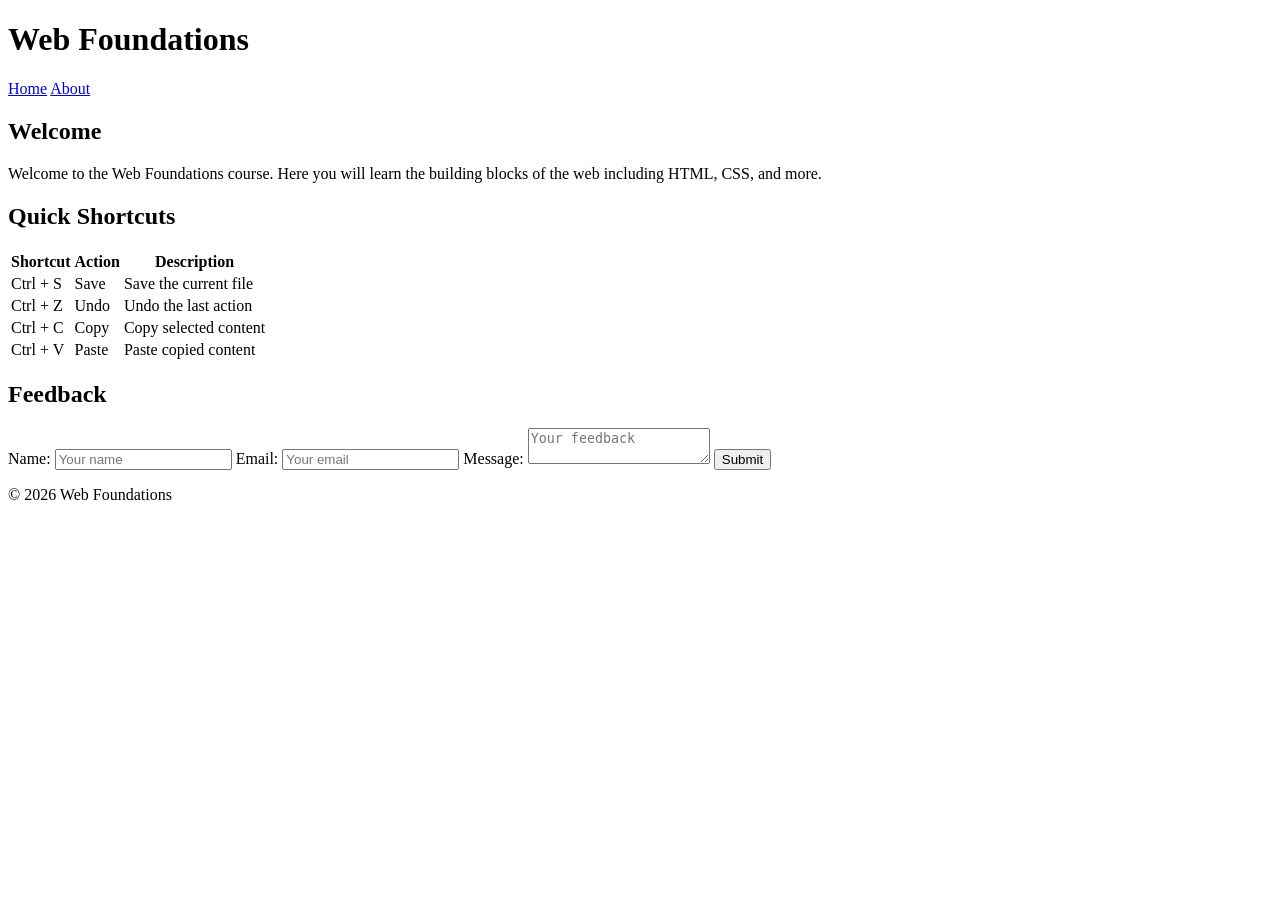
<file: day1/index.html>
<!DOCTYPE html>
<html lang="en">
<head>
    <meta charset="UTF-8">
    <meta name="viewport" content="width=device-width, initial-scale=1.0">
    <title>Web Foundations - Home</title>
</head>
<body>
    <header>
        <h1>Web Foundations</h1>
        <nav>
            <a href="index.html">Home</a>
            <a href="about.html">About</a>
        </nav>
    </header>
    <main>
        <section>
            <h2>Welcome</h2>
            <p>Welcome to the Web Foundations course. Here you will learn the building blocks of the web including HTML, CSS, and more.</p>
        </section>
        <section>
            <h2>Quick Shortcuts</h2>
            <table>
                <thead>
                    <tr>
                        <th>Shortcut</th>
                        <th>Action</th>
                        <th>Description</th>
                    </tr>
                </thead>
                <tbody>
                    <tr>
                        <td>Ctrl + S</td>
                        <td>Save</td>
                        <td>Save the current file</td>
                    </tr>
                    <tr>
                        <td>Ctrl + Z</td>
                        <td>Undo</td>
                        <td>Undo the last action</td>
                    </tr>
                    <tr>
                        <td>Ctrl + C</td>
                        <td>Copy</td>
                        <td>Copy selected content</td>
                    </tr>
                    <tr>
                        <td>Ctrl + V</td>
                        <td>Paste</td>
                        <td>Paste copied content</td>
                    </tr>
                </tbody>
            </table>
        </section>
        <section>
            <h2>Feedback</h2>
            <form>
                <label for="name">Name:</label>
                <input type="text" id="name" name="name" placeholder="Your name">

                <label for="email">Email:</label>
                <input type="email" id="email" name="email" placeholder="Your email">

                <label for="message">Message:</label>
                <textarea id="message" name="message" placeholder="Your feedback"></textarea>

                <button type="submit">Submit</button>
            </form>
        </section>
    </main>
    <footer>
        <p>&copy; 2026 Web Foundations</p>
    </footer>
</body>
</html>
</file>
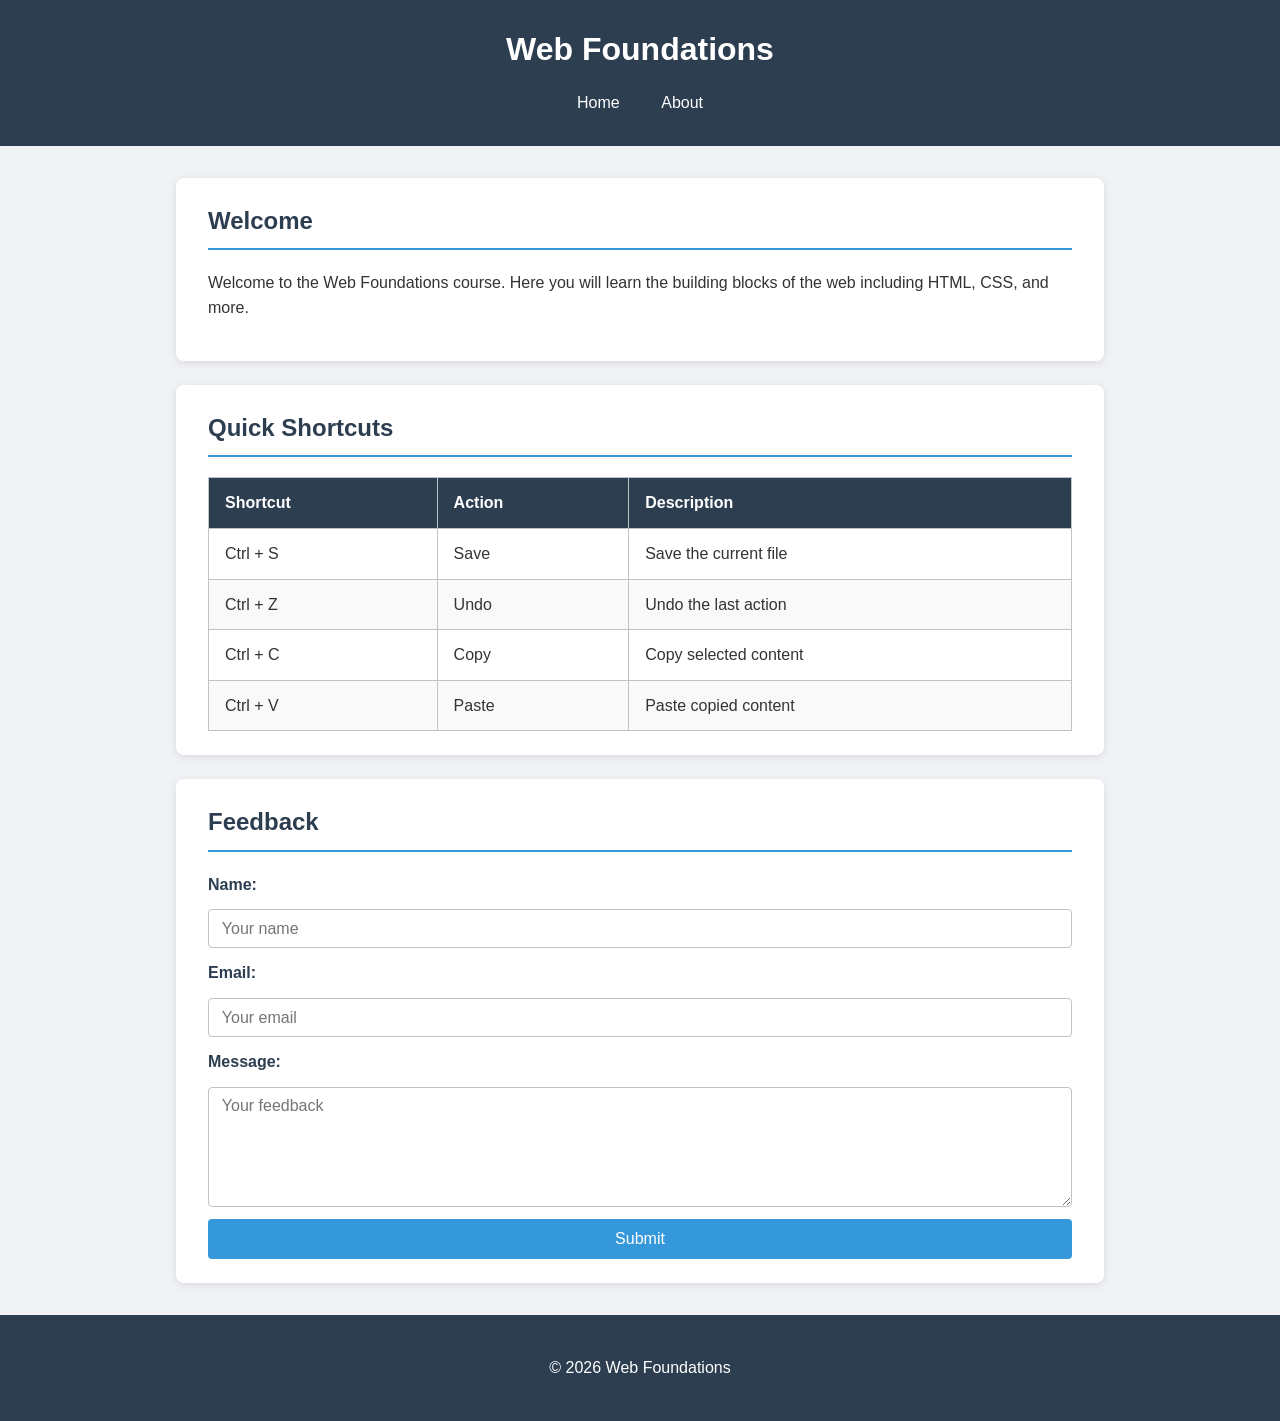
<file: day2/index.html>
<!DOCTYPE html>
<html lang="en">
<head>
    <meta charset="UTF-8">
    <meta name="viewport" content="width=device-width, initial-scale=1.0">
    <title>Web Foundations - Home</title>
    <link rel="stylesheet" href="style.css">
</head>
<body>
    <header>
        <h1>Web Foundations</h1>
        <nav>
            <a href="index.html">Home</a>
            <a href="about.html">About</a>
        </nav>
    </header>
    <main>
        <section>
            <h2>Welcome</h2>
            <p>Welcome to the Web Foundations course. Here you will learn the building blocks of the web including HTML, CSS, and more.</p>
        </section>
        <section>
            <h2>Quick Shortcuts</h2>
            <table>
                <thead>
                    <tr>
                        <th>Shortcut</th>
                        <th>Action</th>
                        <th>Description</th>
                    </tr>
                </thead>
                <tbody>
                    <tr>
                        <td>Ctrl + S</td>
                        <td>Save</td>
                        <td>Save the current file</td>
                    </tr>
                    <tr>
                        <td>Ctrl + Z</td>
                        <td>Undo</td>
                        <td>Undo the last action</td>
                    </tr>
                    <tr>
                        <td>Ctrl + C</td>
                        <td>Copy</td>
                        <td>Copy selected content</td>
                    </tr>
                    <tr>
                        <td>Ctrl + V</td>
                        <td>Paste</td>
                        <td>Paste copied content</td>
                    </tr>
                </tbody>
            </table>
        </section>
        <section>
            <h2>Feedback</h2>
            <form>
                <label for="name">Name:</label>
                <input type="text" id="name" name="name" placeholder="Your name">

                <label for="email">Email:</label>
                <input type="email" id="email" name="email" placeholder="Your email">

                <label for="message">Message:</label>
                <textarea id="message" name="message" placeholder="Your feedback"></textarea>

                <button type="submit">Submit</button>
            </form>
        </section>
    </main>
    <footer>
        <p>&copy; 2026 Web Foundations</p>
    </footer>
</body>
</html>
</file>
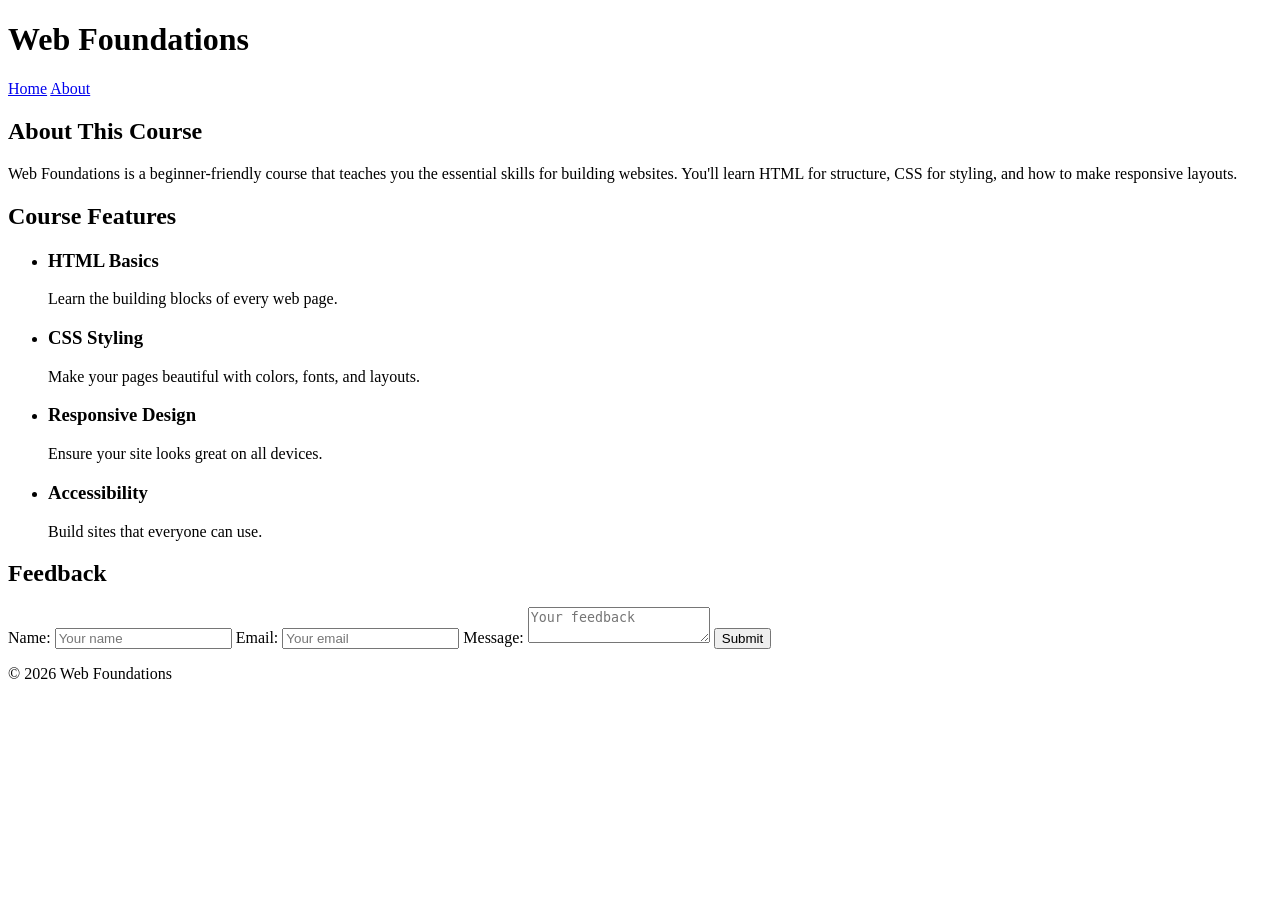
<file: day1/about.html>
<!DOCTYPE html>
<html lang="en">
<head>
    <meta charset="UTF-8">
    <meta name="viewport" content="width=device-width, initial-scale=1.0">
    <title>Web Foundations - About</title>
</head>
<body>
    <header>
        <h1>Web Foundations</h1>
        <nav>
            <a href="index.html">Home</a>
            <a href="about.html">About</a>
        </nav>
    </header>
    <main>
        <section>
            <h2>About This Course</h2>
            <p>Web Foundations is a beginner-friendly course that teaches you the essential skills for building websites. You'll learn HTML for structure, CSS for styling, and how to make responsive layouts.</p>
        </section>
        <section>
            <h2>Course Features</h2>
            <ul>
                <li>
                    <h3>HTML Basics</h3>
                    <p>Learn the building blocks of every web page.</p>
                </li>
                <li>
                    <h3>CSS Styling</h3>
                    <p>Make your pages beautiful with colors, fonts, and layouts.</p>
                </li>
                <li>
                    <h3>Responsive Design</h3>
                    <p>Ensure your site looks great on all devices.</p>
                </li>
                <li>
                    <h3>Accessibility</h3>
                    <p>Build sites that everyone can use.</p>
                </li>
            </ul>
        </section>
        <section>
            <h2>Feedback</h2>
            <form>
                <label for="name">Name:</label>
                <input type="text" id="name" name="name" placeholder="Your name">

                <label for="email">Email:</label>
                <input type="email" id="email" name="email" placeholder="Your email">

                <label for="message">Message:</label>
                <textarea id="message" name="message" placeholder="Your feedback"></textarea>

                <button type="submit">Submit</button>
            </form>
        </section>
    </main>
    <footer>
        <p>&copy; 2026 Web Foundations</p>
    </footer>
</body>
</html>
</file>
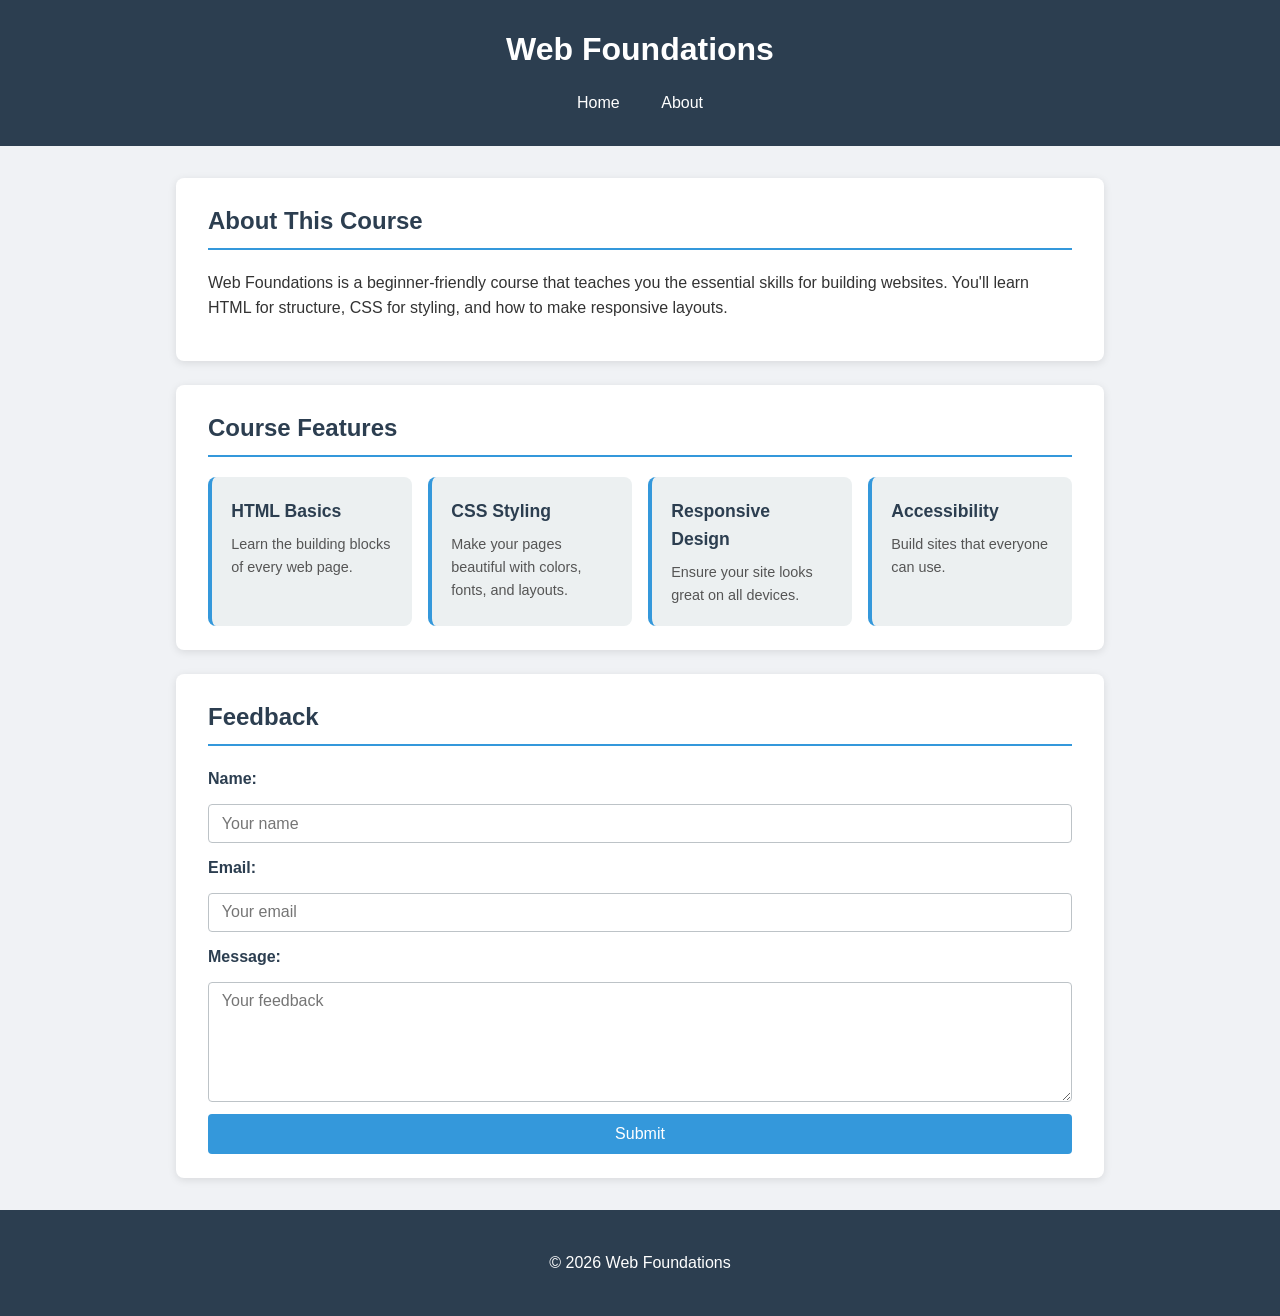
<file: day2/about.html>
<!DOCTYPE html>
<html lang="en">
<head>
    <meta charset="UTF-8">
    <meta name="viewport" content="width=device-width, initial-scale=1.0">
    <title>Web Foundations - About</title>
    <link rel="stylesheet" href="style.css">
</head>
<body>
    <header>
        <h1>Web Foundations</h1>
        <nav>
            <a href="index.html">Home</a>
            <a href="about.html">About</a>
        </nav>
    </header>
    <main>
        <section>
            <h2>About This Course</h2>
            <p>Web Foundations is a beginner-friendly course that teaches you the essential skills for building websites. You'll learn HTML for structure, CSS for styling, and how to make responsive layouts.</p>
        </section>
        <section>
            <h2>Course Features</h2>
            <ul class="features">
                <li>
                    <h3>HTML Basics</h3>
                    <p>Learn the building blocks of every web page.</p>
                </li>
                <li>
                    <h3>CSS Styling</h3>
                    <p>Make your pages beautiful with colors, fonts, and layouts.</p>
                </li>
                <li>
                    <h3>Responsive Design</h3>
                    <p>Ensure your site looks great on all devices.</p>
                </li>
                <li>
                    <h3>Accessibility</h3>
                    <p>Build sites that everyone can use.</p>
                </li>
            </ul>
        </section>
        <section>
            <h2>Feedback</h2>
            <form>
                <label for="name">Name:</label>
                <input type="text" id="name" name="name" placeholder="Your name">

                <label for="email">Email:</label>
                <input type="email" id="email" name="email" placeholder="Your email">

                <label for="message">Message:</label>
                <textarea id="message" name="message" placeholder="Your feedback"></textarea>

                <button type="submit">Submit</button>
            </form>
        </section>
    </main>
    <footer>
        <p>&copy; 2026 Web Foundations</p>
    </footer>
</body>
</html>
</file>
<file: day2/style.css>
/* === Reset & Base Styles === */
*,
*::before,
*::after {
    box-sizing: border-box;
}

body {
    margin: 0;
    padding: 0;
    font-family: 'Segoe UI', Tahoma, Geneva, Verdana, sans-serif;
    line-height: 1.6;
    background-color: #f0f2f5;
    color: #333;
}

/* === Header Styles === */
header {
    background-color: #2c3e50;
    color: #fff;
    padding: 1.5rem 2rem;
    text-align: center;
}

header h1 {
    margin: 0 0 0.5rem 0;
    font-size: 2rem;
}

/* === Navigation - Flexbox Row === */
nav {
    display: flex;
    justify-content: center;
    align-items: center;
    gap: 16px;
}

nav a {
    color: #fff;
    text-decoration: none;
    font-size: 1rem;
    padding: 0.4rem 0.8rem;
    border-radius: 4px;
    transition: background-color 0.3s ease, color 0.3s ease;
}

nav a:hover {
    background-color: #3498db;
    color: #fff;
}

/* === Main Content - Centred with max-width === */
main {
    max-width: 960px;
    margin: 2rem auto;
    padding: 0 1rem;
}

/* === Section Cards === */
section {
    background-color: #fff;
    border-radius: 8px;
    padding: 1.5rem 2rem;
    margin-bottom: 1.5rem;
    box-shadow: 0 2px 8px rgba(0, 0, 0, 0.1);
}

section h2 {
    margin-top: 0;
    color: #2c3e50;
    border-bottom: 2px solid #3498db;
    padding-bottom: 0.5rem;
}

/* === Features Grid === */
.features {
    list-style: none;
    padding: 0;
    margin: 0;
    display: grid;
    grid-template-columns: repeat(auto-fit, minmax(180px, 1fr));
    gap: 1rem;
}

.features li {
    background-color: #ecf0f1;
    border-radius: 8px;
    padding: 1.2rem;
    border-left: 4px solid #3498db;
}

.features li h3 {
    margin: 0 0 0.5rem 0;
    color: #2c3e50;
    font-size: 1.1rem;
}

.features li p {
    margin: 0;
    font-size: 0.9rem;
    color: #555;
}

/* === Table Styles === */
table {
    width: 100%;
    border-collapse: collapse;
    margin-top: 1rem;
}

th,
td {
    border: 1px solid #bdc3c7;
    padding: 0.75rem 1rem;
    text-align: left;
}

th {
    background-color: #2c3e50;
    color: #fff;
    font-weight: 600;
}

tbody tr:nth-child(even) {
    background-color: #f9f9f9;
}

tbody tr:hover {
    background-color: #eaf2f8;
}

/* === Form Styles === */
form {
    display: flex;
    flex-direction: column;
    gap: 0.75rem;
}

form label {
    font-weight: 600;
    color: #2c3e50;
}

form input,
form textarea {
    width: 100%;
    padding: 0.6rem 0.8rem;
    border: 1px solid #bdc3c7;
    border-radius: 4px;
    font-size: 1rem;
    font-family: inherit;
    transition: border-color 0.3s ease;
}

form input:focus,
form textarea:focus {
    outline: none;
    border-color: #3498db;
    box-shadow: 0 0 0 2px rgba(52, 152, 219, 0.2);
}

form textarea {
    min-height: 120px;
    resize: vertical;
}

/* === Button Styles with Transition === */
button {
    background-color: #3498db;
    color: #fff;
    border: none;
    padding: 0.7rem 1.5rem;
    font-size: 1rem;
    border-radius: 4px;
    cursor: pointer;
    transition: background-color 0.3s ease, transform 0.2s ease;
}

button:hover {
    background-color: #2980b9;
    transform: translateY(-1px);
}

button:active {
    transform: translateY(0);
}

/* === Footer === */
footer {
    text-align: center;
    padding: 1.5rem;
    background-color: #2c3e50;
    color: #fff;
    margin-top: 2rem;
}

/* === Responsive - Small Screens === */
@media (max-width: 600px) {
    header {
        padding: 1rem;
    }

    header h1 {
        font-size: 1.4rem;
    }

    nav {
        flex-direction: column;
        gap: 8px;
    }

    main {
        margin: 1rem auto;
        padding: 0 0.5rem;
    }

    section {
        padding: 1rem;
    }

    .features {
        grid-template-columns: 1fr;
    }

    table {
        font-size: 0.85rem;
    }

    th,
    td {
        padding: 0.5rem;
    }
}
</file>
